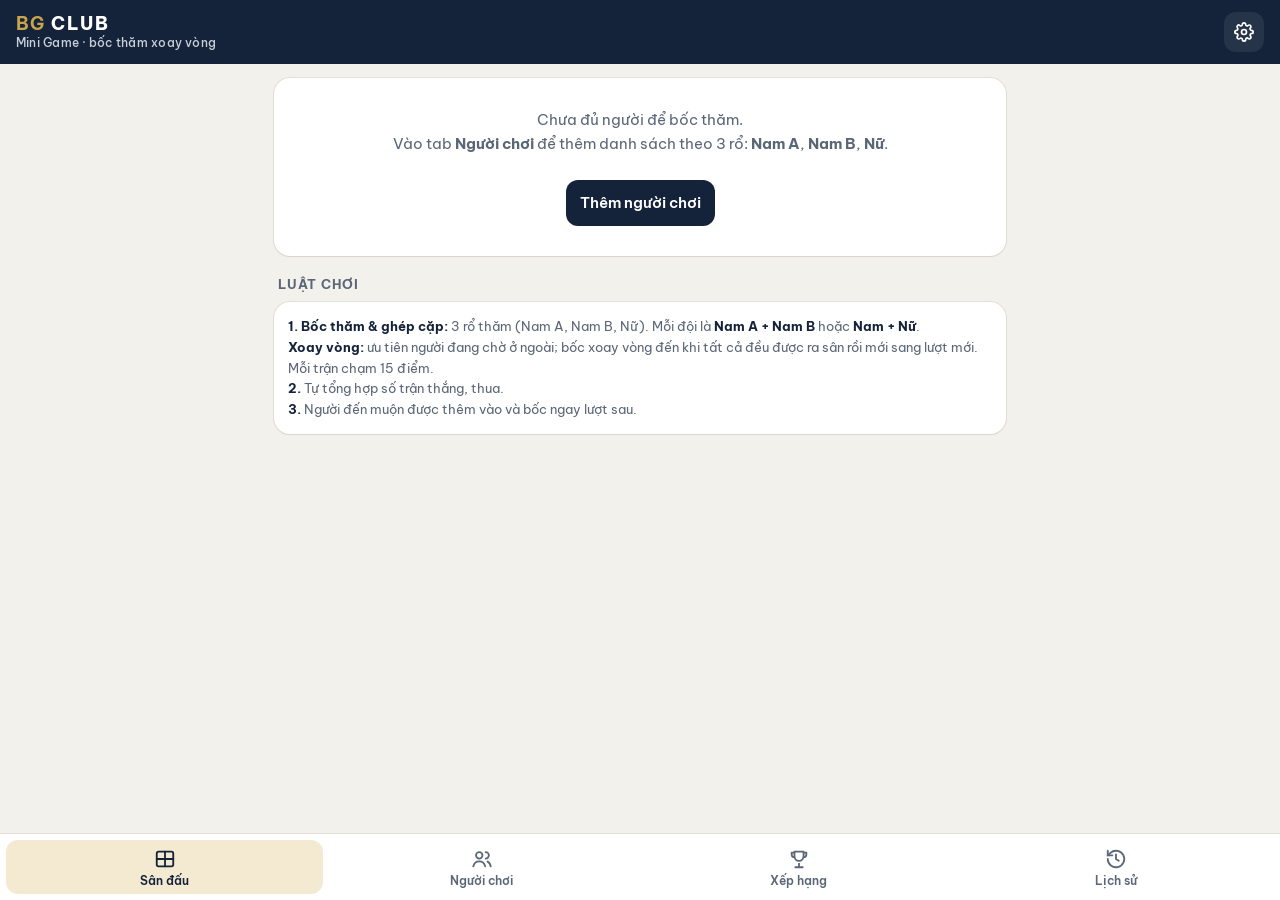
<file: public/assets/aistudio/BG_CLUB___Mini_Game_bo__c_tha_m_6ddfe731.html>
<!DOCTYPE html>
<html lang="vi">
<head>
<meta charset="utf-8">
<meta name="viewport" content="width=device-width, initial-scale=1">
<title>BG CLUB · Mini Game bốc thăm</title>
<link rel="preconnect" href="https://fonts.googleapis.com">
<link href="https://fonts.googleapis.com/css2?family=Be+Vietnam+Pro:wght@400;500;600;700;800&display=swap" rel="stylesheet">
<style>
:root{
  --bg:#f3f1ec; --card:#ffffff; --ink:#14233a; --ink2:#5b6676; --line:#e3e0d8;
  --navy:#14233a; --gold:#c9a44c; --gold2:#f4ead2;
  --gA:#1f3a5f; --gB:#3f7ab8; --gN:#c0567a;
  --ok:#2f8f5b; --bad:#c2453b;
  --r:16px;
}
*{box-sizing:border-box;-webkit-tap-highlight-color:transparent}
html,body{margin:0;background:var(--bg);color:var(--ink);font-family:"Be Vietnam Pro",system-ui,-apple-system,"Segoe UI",sans-serif;font-size:15px}
button,input,select,textarea{font:inherit;color:inherit}
button{cursor:pointer;border:0;background:none}
header{position:sticky;top:0;z-index:20;background:var(--navy);color:#fff;padding:12px 16px 12px;display:flex;align-items:center;gap:12px}
.logo{font-weight:800;letter-spacing:.08em;font-size:18px;line-height:1}
.logo small{display:block;font-weight:500;letter-spacing:.02em;font-size:12px;color:#c8cfda;margin-top:4px}
.logo b{color:var(--gold)}
.round{margin-left:auto;text-align:right;font-size:12px;color:#c8cfda;line-height:1.3}
.round strong{display:block;color:#fff;font-size:14px}
.gear{width:40px;height:40px;border-radius:12px;background:rgba(255,255,255,.08);display:grid;place-items:center;color:#fff}
main{padding:14px 14px 96px;max-width:760px;margin:0 auto}
nav{position:fixed;left:0;right:0;bottom:0;z-index:20;background:#fff;border-top:1px solid var(--line);display:flex;padding:6px 6px calc(6px + env(safe-area-inset-bottom))}
nav button{flex:1;padding:8px 2px 6px;border-radius:12px;font-size:12px;font-weight:600;color:var(--ink2);display:flex;flex-direction:column;align-items:center;gap:3px}
nav button svg{width:22px;height:22px}
nav button.on{color:var(--navy);background:var(--gold2)}
h2{font-size:13px;letter-spacing:.06em;text-transform:uppercase;color:var(--ink2);margin:20px 4px 10px;font-weight:700;display:flex;align-items:center;gap:8px}
h2 .cnt{background:var(--line);color:var(--ink);border-radius:20px;padding:1px 8px;font-size:12px;letter-spacing:0}
.card{background:var(--card);border-radius:var(--r);box-shadow:0 1px 2px rgba(20,35,58,.06),0 0 0 1px var(--line);padding:14px}
.btn{display:inline-flex;align-items:center;justify-content:center;gap:6px;padding:11px 14px;border-radius:12px;font-weight:600;background:#eeece6;color:var(--ink);min-height:44px}
.btn.primary{background:var(--navy);color:#fff}
.btn.gold{background:var(--gold);color:var(--navy)}
.btn.ghost{background:transparent;box-shadow:inset 0 0 0 1px var(--line)}
.btn.danger{background:#fbeceb;color:var(--bad)}
.btn.block{width:100%}
.btn:disabled{opacity:.45}
.row{display:flex;gap:8px}
.row>*{flex:1}
.b{display:inline-grid;place-items:center;min-width:26px;height:20px;padding:0 6px;border-radius:6px;font-size:11px;font-weight:700;color:#fff;letter-spacing:.02em;vertical-align:1px}
.bA{background:var(--gA)}.bB{background:var(--gB)}.bN{background:var(--gN)}
.court{margin-bottom:12px;position:relative;overflow:hidden}
.court-h{display:flex;align-items:center;justify-content:space-between;margin-bottom:10px}
.court-h .nm{font-weight:800;letter-spacing:.06em}
.tag{font-size:12px;font-weight:600;padding:3px 9px;border-radius:20px;background:#eeece6;color:var(--ink2)}
.tag.live{background:#e5f3ea;color:var(--ok)}
.empty{color:var(--ink2);font-size:14px;text-align:center;padding:14px 0 12px}
.vs{display:grid;grid-template-columns:1fr auto 1fr;align-items:stretch;gap:8px;margin-bottom:12px}
.team{background:#f7f6f2;border-radius:12px;padding:10px;display:flex;flex-direction:column;gap:8px;min-width:0}
.team .tt{font-size:11px;color:var(--ink2);font-weight:600;text-transform:uppercase;letter-spacing:.04em}
.pl{display:flex;align-items:center;gap:6px;min-width:0}
.pl .pn{font-weight:700;white-space:nowrap;overflow:hidden;text-overflow:ellipsis}
.vsx{align-self:center;font-weight:800;color:var(--gold);font-size:14px}
.rolling .team{animation:pulse .25s infinite alternate}
.rolling .pn{color:var(--ink2)}
@keyframes pulse{from{transform:scale(1)}to{transform:scale(1.02);background:var(--gold2)}}
.score{display:grid;grid-template-columns:1fr auto 1fr;gap:8px;align-items:center;margin-bottom:8px}
.score input{width:100%;text-align:center;font-size:26px;font-weight:800;padding:8px;border-radius:12px;border:1px solid var(--line);background:#fff;min-height:54px}
.score input:focus{outline:2px solid var(--gold);border-color:transparent}
.score span{font-weight:800;color:var(--ink2)}
.court .row+.row{margin-top:8px}
.queue{display:flex;flex-wrap:wrap;gap:6px}
.chip{display:inline-flex;align-items:center;gap:6px;padding:6px 10px 6px 6px;border-radius:20px;background:#fff;box-shadow:0 0 0 1px var(--line);font-size:14px;font-weight:600}
.chip.new{box-shadow:0 0 0 2px var(--gold)}
.chip i{font-style:normal;font-size:11px;color:var(--ink2);font-weight:500}
.hint{font-size:13px;color:var(--ink2);margin:8px 4px 0;line-height:1.5}
.warn{background:#fff6e0;color:#7a5a12;border-radius:12px;padding:10px 12px;font-size:13px;margin-top:10px;line-height:1.45}
.seg{display:flex;background:#eeece6;border-radius:12px;padding:3px;gap:3px}
.seg button{flex:1;padding:9px 4px;border-radius:9px;font-weight:600;font-size:14px;color:var(--ink2)}
.seg button.on{background:#fff;color:var(--ink);box-shadow:0 1px 2px rgba(0,0,0,.08)}
.seg button.on[data-g=A]{background:var(--gA);color:#fff}
.seg button.on[data-g=B]{background:var(--gB);color:#fff}
.seg button.on[data-g=N]{background:var(--gN);color:#fff}
.field{width:100%;padding:12px;border-radius:12px;border:1px solid var(--line);background:#fff;min-height:46px}
.field:focus{outline:2px solid var(--gold);border-color:transparent}
textarea.field{min-height:110px;resize:vertical}
.stack>*+*{margin-top:10px}
.plist .pr{display:flex;align-items:center;gap:10px;padding:10px 2px;border-top:1px solid var(--line)}
.plist .pr:first-child{border-top:0}
.pr .who{flex:1;min-width:0}
.pr .who b{display:block;white-space:nowrap;overflow:hidden;text-overflow:ellipsis}
.pr .who small{color:var(--ink2);font-size:12px}
.pr.off .who b{color:var(--ink2);text-decoration:line-through}
.mini{font-size:13px;padding:6px 8px;border-radius:9px;border:1px solid var(--line);background:#fff}
.sw{width:46px;height:28px;border-radius:20px;background:#d8d5cc;position:relative;flex:none;transition:.2s}
.sw::after{content:"";position:absolute;top:3px;left:3px;width:22px;height:22px;border-radius:50%;background:#fff;box-shadow:0 1px 2px rgba(0,0,0,.2);transition:.2s}
.sw.on{background:var(--ok)}.sw.on::after{left:21px}
.x{width:34px;height:34px;border-radius:10px;color:var(--ink2);display:grid;place-items:center;flex:none}
.x:active{background:#fbeceb;color:var(--bad)}
table{width:100%;border-collapse:collapse}
th{font-size:11px;text-transform:uppercase;letter-spacing:.05em;color:#fff;background:var(--navy);padding:9px 6px;font-weight:600}
th:first-child{border-radius:10px 0 0 10px}th:last-child{border-radius:0 10px 10px 0}
td{padding:10px 6px;border-bottom:1px solid var(--line);font-variant-numeric:tabular-nums}
tbody tr:nth-child(even) td{background:#faf9f6}
td.n,th.n{text-align:right}td.c,th.c{text-align:center}
td .nm{font-weight:700}
.rk{display:inline-grid;place-items:center;width:24px;height:24px;border-radius:50%;font-weight:800;font-size:12px;background:#eeece6}
.rk1{background:var(--gold);color:var(--navy)}.rk2{background:#cfd5de}.rk3{background:#e6cdb3}
.pos{color:var(--ok);font-weight:600}.neg{color:var(--bad);font-weight:600}
.hist{padding:12px 14px}
.hist+.hist{margin-top:8px}
.hist .meta{font-size:12px;color:var(--ink2);display:flex;justify-content:space-between;align-items:center;margin-bottom:6px}
.hist .ln{display:grid;grid-template-columns:1fr auto 1fr;gap:10px;align-items:center}
.hist .side{font-size:14px;line-height:1.35}
.hist .side.r{text-align:right}
.hist .win{font-weight:700}
.hist .sc{font-weight:800;font-size:18px;white-space:nowrap;font-variant-numeric:tabular-nums}
.hist .sc .w{color:var(--ink)}.hist .sc .l{color:#a3a9b3}
.overlay{position:fixed;inset:0;background:rgba(14,22,36,.45);z-index:50;display:flex;align-items:flex-end;justify-content:center}
.sheet{background:var(--bg);width:100%;max-width:560px;border-radius:20px 20px 0 0;padding:18px 16px calc(18px + env(safe-area-inset-bottom));max-height:88vh;overflow:auto}
.sheet h3{margin:0 0 12px;font-size:17px}
.dlg{background:#fff;border-radius:18px;padding:18px;margin:auto 16px;max-width:400px;width:100%}
.overlay.center{align-items:center}
.dlg p{margin:0 0 16px;line-height:1.5}
.setrow{display:flex;align-items:center;gap:12px;padding:12px 0;border-bottom:1px solid var(--line)}
.setrow .lb{flex:1}.setrow .lb small{display:block;color:var(--ink2);font-size:12px;margin-top:2px;line-height:1.4}
.step{display:flex;align-items:center;gap:6px}
.step button{width:38px;height:38px;border-radius:10px;background:#eeece6;font-size:20px;font-weight:700}
.step span{min-width:26px;text-align:center;font-weight:800;font-size:18px}
#toast{position:fixed;left:50%;bottom:90px;transform:translateX(-50%) translateY(20px);background:var(--navy);color:#fff;padding:11px 16px;border-radius:12px;font-size:14px;opacity:0;pointer-events:none;transition:.25s;z-index:60;max-width:90vw;text-align:center}
#toast.show{opacity:1;transform:translateX(-50%)}
.emptybig{text-align:center;color:var(--ink2);padding:30px 10px;line-height:1.6}
.rules{font-size:13px;line-height:1.6;color:var(--ink2)}
.rules b{color:var(--ink)}
.copybox{width:100%;min-height:160px;margin-top:10px;font-size:13px}
</style>
</head>
<body>
<header>
  <div class="logo"><b>BG</b> CLUB<small>Mini Game · bốc thăm xoay vòng</small></div>
  <div class="round" id="roundInfo"></div>
  <button class="gear" data-act="settings" aria-label="Cài đặt">
    <svg width="20" height="20" viewBox="0 0 24 24" fill="none" stroke="currentColor" stroke-width="2" stroke-linecap="round" stroke-linejoin="round"><circle cx="12" cy="12" r="3"/><path d="M19.4 15a1.65 1.65 0 0 0 .33 1.82l.06.06a2 2 0 1 1-2.83 2.83l-.06-.06a1.65 1.65 0 0 0-1.82-.33 1.65 1.65 0 0 0-1 1.51V21a2 2 0 1 1-4 0v-.09A1.65 1.65 0 0 0 9 19.4a1.65 1.65 0 0 0-1.82.33l-.06.06a2 2 0 1 1-2.83-2.83l.06-.06A1.65 1.65 0 0 0 4.6 15a1.65 1.65 0 0 0-1.51-1H3a2 2 0 1 1 0-4h.09A1.65 1.65 0 0 0 4.6 9a1.65 1.65 0 0 0-.33-1.82l-.06-.06a2 2 0 1 1 2.83-2.83l.06.06A1.65 1.65 0 0 0 9 4.6a1.65 1.65 0 0 0 1-1.51V3a2 2 0 1 1 4 0v.09a1.65 1.65 0 0 0 1 1.51 1.65 1.65 0 0 0 1.82-.33l.06-.06a2 2 0 1 1 2.83 2.83l-.06.06A1.65 1.65 0 0 0 19.4 9a1.65 1.65 0 0 0 1.51 1H21a2 2 0 1 1 0 4h-.09a1.65 1.65 0 0 0-1.51 1z"/></svg>
  </button>
</header>
<main id="app"></main>
<nav id="nav">
  <button data-tab="courts"><svg viewBox="0 0 24 24" fill="none" stroke="currentColor" stroke-width="2" stroke-linecap="round"><rect x="3" y="4" width="18" height="16" rx="2"/><path d="M12 4v16M3 12h18"/></svg>Sân đấu</button>
  <button data-tab="players"><svg viewBox="0 0 24 24" fill="none" stroke="currentColor" stroke-width="2" stroke-linecap="round"><circle cx="9" cy="8" r="3.5"/><path d="M2.5 20c.8-3.5 3.4-5.5 6.5-5.5s5.7 2 6.5 5.5"/><path d="M16 4.5a3.5 3.5 0 0 1 0 7M18 14.8c1.8.7 3 2.5 3.5 5.2"/></svg>Người chơi</button>
  <button data-tab="rank"><svg viewBox="0 0 24 24" fill="none" stroke="currentColor" stroke-width="2" stroke-linecap="round" stroke-linejoin="round"><path d="M8 21h8M12 17v4M7 4h10v5a5 5 0 0 1-10 0z"/><path d="M17 5h3v2a3 3 0 0 1-3 3M7 5H4v2a3 3 0 0 0 3 3"/></svg>Xếp hạng</button>
  <button data-tab="history"><svg viewBox="0 0 24 24" fill="none" stroke="currentColor" stroke-width="2" stroke-linecap="round"><path d="M3 12a9 9 0 1 0 3-6.7L3 8"/><path d="M3 3v5h5M12 7v5l3 2"/></svg>Lịch sử</button>
</nav>
<div id="toast"></div>
<div id="modal"></div>

<script>
(function(){
const KEY='bgclub-minigame-v1';
const GL={A:'Nam A',B:'Nam B',N:'Nữ'};
const GO={A:0,B:1,N:2};
function fresh(){return {players:[],courts:2,active:{},history:[],sameType:true,seq:1,tab:'courts',rankF:'all',addG:'A'};}
function load(){try{const t=localStorage.getItem(KEY);if(!t)return null;const o=JSON.parse(t);return Object.assign(fresh(),o);}catch(e){return null}}
let S=load()||fresh();
function save(){try{localStorage.setItem(KEY,JSON.stringify(S))}catch(e){}}
const uid=()=>S.seq++;
const $=s=>document.querySelector(s);
const esc=s=>String(s).replace(/[&<>"']/g,c=>({'&':'&amp;','<':'&lt;','>':'&gt;','"':'&quot;',"'":'&#39;'}[c]));
const P=id=>S.players.find(p=>p.id===id);
const nameOf=id=>{const p=P(id);return p?p.name:'(đã xóa)'};
const badge=g=>`<span class="b b${g}">${g==='N'?'Nữ':g}</span>`;
const pk=(a,b)=>a<b?a+'-'+b:b+'-'+a;
let rolling=new Set();

/* ---------- core logic ---------- */
function busySet(){const s=new Set();Object.values(S.active).forEach(m=>[...m.t1,...m.t2].forEach(i=>s.add(i)));return s;}
function present(){return S.players.filter(p=>p.on&&!p.del);}
function idle(){const b=busySet();return present().filter(p=>!b.has(p.id));}
function minTurns(excludeId){const on=present().filter(p=>p.id!==excludeId);return on.length?Math.min(...on.map(p=>p.turns)):0;}
function validTeam(t){const a=t[0].g,b=t[1].g;if(a==='N'&&b==='N')return false;if(a!=='N'&&b!=='N')return a!==b;return true;}
const hasN=t=>t[0].g==='N'||t[1].g==='N';
function pairStats(){const part={},opp={};const add=(o,a,b)=>{const k=pk(a,b);o[k]=(o[k]||0)+1};
  [...S.history,...Object.values(S.active)].forEach(m=>{add(part,m.t1[0],m.t1[1]);add(part,m.t2[0],m.t2[1]);m.t1.forEach(a=>m.t2.forEach(b=>add(opp,a,b)));});
  return {part,opp};}
const SPL=[[[0,1],[2,3]],[[0,2],[1,3]],[[0,3],[1,2]]];
function findMatch(){
  let c=idle().map(p=>({p,r:Math.random()}));
  c.sort((x,y)=>x.p.turns-y.p.turns||x.p.last-y.p.last||x.r-y.r);
  c=c.slice(0,32).map(x=>x.p);
  const n=c.length;
  if(n<4)return {err:`Cần ít nhất 4 người đang chờ (hiện có ${n}).`};
  let best=null;
  for(let i=0;i<n;i++)for(let j=i+1;j<n;j++)for(let k=j+1;k<n;k++)for(let l=k+1;l<n;l++){
    const f=[c[i],c[j],c[k],c[l]];const valid=[];
    for(const s of SPL){const a=[f[s[0][0]],f[s[0][1]]],b=[f[s[1][0]],f[s[1][1]]];if(validTeam(a)&&validTeam(b))valid.push([a,b]);}
    if(!valid.length)continue;
    const same=valid.filter(([a,b])=>hasN(a)===hasN(b));
    const cross=(S.sameType&&!same.length)?1:0;
    const sumT=f[0].turns+f[1].turns+f[2].turns+f[3].turns;
    const rc=2**i+2**j+2**k+2**l;
    if(!best||sumT<best.sumT||(sumT===best.sumT&&(cross<best.cross||(cross===best.cross&&rc<best.rc))))
      best={sumT,cross,rc,splits:(S.sameType&&same.length)?same:valid};
  }
  if(!best){const cnt={A:0,B:0,N:0};c.forEach(p=>cnt[p.g]++);
    return {err:`Người đang chờ không ghép được trận hợp lệ (chờ: ${cnt.A} Nam A, ${cnt.B} Nam B, ${cnt.N} Nữ). Mỗi đội phải là Nam A + Nam B hoặc Nam + Nữ.`};}
  const {part,opp}=pairStats();let pick=null,ps=Infinity;
  for(const [a,b] of best.splits){
    let sc=((part[pk(a[0].id,a[1].id)]||0)+(part[pk(b[0].id,b[1].id)]||0))*10;
    a.forEach(x=>b.forEach(y=>sc+=opp[pk(x.id,y.id)]||0));
    sc+=Math.random()*.5;if(sc<ps){ps=sc;pick=[a,b];}
  }
  if(Math.random()<.5)pick.reverse();
  const srt=t=>t.slice().sort((x,y)=>GO[x.g]-GO[y.g]).map(p=>p.id);
  return {t1:srt(pick[0]),t2:srt(pick[1])};
}
function startMatch(ci){
  if(S.active[ci])return false;
  const r=findMatch();
  if(r.err){toast(r.err,4200);return false;}
  S.active[ci]={id:uid(),court:ci,t1:r.t1,t2:r.t2,at:Date.now(),d1:'',d2:''};
  [...r.t1,...r.t2].forEach(id=>P(id).turns++);
  return true;
}
function doDraw(ci){if(startMatch(ci)){save();roll([ci]);}}
function drawAll(){const got=[];for(let i=0;i<S.courts;i++){if(S.active[i])continue;if(!startMatch(i))break;got.push(i);}
  if(got.length){save();roll(got);}else if(Object.keys(S.active).length>=S.courts)toast('Tất cả sân đều đang thi đấu.');}
function roll(cs){
  rolling=new Set(cs);render();
  const pool=present().map(p=>p.name);
  try{navigator.vibrate&&navigator.vibrate(30)}catch(e){}
  const iv=setInterval(()=>{cs.forEach(ci=>document.querySelectorAll(`.court[data-c="${ci}"] .pn`).forEach(el=>{el.textContent=pool[Math.floor(Math.random()*pool.length)]}))},70);
  setTimeout(()=>{clearInterval(iv);rolling.clear();render();try{navigator.vibrate&&navigator.vibrate([20,40,20])}catch(e){}},1100);
}
function finish(ci){
  const m=S.active[ci];if(!m)return;
  const s1=parseInt(m.d1,10),s2=parseInt(m.d2,10);
  if(isNaN(s1)||isNaN(s2)){toast('Nhập tỉ số của cả hai đội.');return;}
  if(s1===s2){toast('Tỉ số không được hòa.');return;}
  const go=()=>{const end=Date.now();
    S.history.push({id:m.id,court:ci,t1:m.t1,t2:m.t2,s1,s2,at:m.at,end});
    [...m.t1,...m.t2].forEach(id=>{const p=P(id);if(p)p.last=end;});
    delete S.active[ci];save();render();
    const w=s1>s2?m.t1:m.t2;toast(`Sân ${ci+1}: ${w.map(nameOf).join(' & ')} thắng ${Math.max(s1,s2)}–${Math.min(s1,s2)}`);};
  if(Math.max(s1,s2)<15)ask(`Chưa đội nào chạm 15 điểm (${s1}–${s2}). Vẫn lưu kết quả?`,'Lưu kết quả',go);else go();
}
function cancelMatch(ci){
  ask(`Hủy trận ở Sân ${ci+1}? Lượt ra sân của 4 người sẽ được hoàn lại để bốc lượt sau.`,'Hủy trận',()=>{
    const m=S.active[ci];if(!m)return;[...m.t1,...m.t2].forEach(id=>{const p=P(id);if(p&&p.turns>0)p.turns--;});
    delete S.active[ci];save();render();},true);
}
function addPlayers(names,g){
  let added=0,dup=[];const base=minTurns();
  names.map(s=>s.trim()).filter(Boolean).forEach(nm=>{
    const ex=S.players.find(p=>!p.del&&p.name.toLowerCase()===nm.toLowerCase());
    if(ex){dup.push(nm);return;}
    S.players.push({id:uid(),name:nm,g,on:true,turns:base,last:0,del:false,isNew:Object.keys(S.active).length>0||S.history.length>0});added++;
  });
  save();render();
  let msg=added?`Đã thêm ${added} người vào rổ ${GL[g]}${(S.history.length||Object.keys(S.active).length)?' — sẽ được ưu tiên ở lượt bốc tiếp theo':''}.`:'';
  if(dup.length)msg+=(msg?' ':'')+`Trùng tên: ${dup.join(', ')}.`;
  if(msg)toast(msg,3500);
}
function stats(){const st={};S.players.forEach(p=>st[p.id]={w:0,l:0,pf:0,pa:0});
  S.history.forEach(h=>{const w1=h.s1>h.s2;
    h.t1.forEach(id=>{const s=st[id];if(!s)return;s.pf+=h.s1;s.pa+=h.s2;w1?s.w++:s.l++;});
    h.t2.forEach(id=>{const s=st[id];if(!s)return;s.pf+=h.s2;s.pa+=h.s1;w1?s.l++:s.w++;});});
  return st;}

/* ---------- UI helpers ---------- */
let tt;function toast(msg,ms){const t=$('#toast');t.textContent=msg;t.classList.add('show');clearTimeout(tt);tt=setTimeout(()=>t.classList.remove('show'),ms||2400);}
function ask(msg,ok,cb,danger){
  $('#modal').innerHTML=`<div class="overlay center" data-close="1"><div class="dlg"><p>${esc(msg)}</p><div class="row"><button class="btn ghost" data-close="1">Thôi</button><button class="btn ${danger?'danger':'primary'}" id="okBtn">${esc(ok)}</button></div></div></div>`;
  $('#okBtn').onclick=()=>{closeModal();cb();};
}
function closeModal(){$('#modal').innerHTML='';}
const fmtTime=t=>{const d=new Date(t);return String(d.getHours()).padStart(2,'0')+':'+String(d.getMinutes()).padStart(2,'0');};
const elapsed=at=>{const m=Math.floor((Date.now()-at)/60000);return m<1?'vừa bắt đầu':m+' phút';};
const teamType=ids=>ids.some(id=>(P(id)||{}).g==='N')?'Nam + Nữ':'A + B';
function plLine(id){const p=P(id)||{g:'A',name:'(đã xóa)'};return `<div class="pl">${badge(p.g)}<span class="pn">${esc(p.name)}</span></div>`;}

function roundInfo(){
  const pr=present();if(!pr.length){$('#roundInfo').innerHTML='';return;}
  const mn=Math.min(...pr.map(p=>p.turns));const done=pr.filter(p=>p.turns>mn).length;
  $('#roundInfo').innerHTML=`<strong>Lượt ${mn+1}</strong>${done}/${pr.length} đã ra sân`;
}

/* ---------- views ---------- */
function vCourts(){
  const pr=present();
  if(pr.length<4&&!Object.keys(S.active).length){
    return `<div class="card emptybig">Chưa đủ người để bốc thăm.<br>Vào tab <b>Người chơi</b> để thêm danh sách theo 3 rổ: <b>Nam A</b>, <b>Nam B</b>, <b>Nữ</b>.<br><br><button class="btn primary" data-tab="players">Thêm người chơi</button></div>${vRules()}`;
  }
  let h='';const freeN=[...Array(S.courts).keys()].filter(i=>!S.active[i]).length;
  if(freeN>1)h+=`<button class="btn gold block" data-act="drawAll" style="margin-bottom:12px">🎲 Bốc thăm ${freeN} sân trống</button>`;
  for(let i=0;i<S.courts;i++){
    const m=S.active[i];
    if(!m){h+=`<div class="card court" data-c="${i}"><div class="court-h"><span class="nm">SÂN ${i+1}</span><span class="tag">Trống</span></div><div class="empty">Sân đang trống</div><button class="btn primary block" data-act="draw" data-c="${i}">🎲 Bốc thăm Sân ${i+1}</button></div>`;continue;}
    const rl=rolling.has(i);
    h+=`<div class="card court ${rl?'rolling':''}" data-c="${i}">
      <div class="court-h"><span class="nm">SÂN ${i+1}</span><span class="tag live">${rl?'Đang bốc thăm…':'Đang đấu · <span data-el="'+m.at+'">'+elapsed(m.at)+'</span>'}</span></div>
      <div class="vs"><div class="team"><span class="tt">Đội 1 · ${teamType(m.t1)}</span>${m.t1.map(plLine).join('')}</div><div class="vsx">VS</div><div class="team"><span class="tt">Đội 2 · ${teamType(m.t2)}</span>${m.t2.map(plLine).join('')}</div></div>
      ${rl?'':`<div class="score"><input inputmode="numeric" pattern="[0-9]*" maxlength="2" placeholder="0" data-sc="1" data-c="${i}" value="${esc(m.d1)}" aria-label="Điểm đội 1"><span>–</span><input inputmode="numeric" pattern="[0-9]*" maxlength="2" placeholder="0" data-sc="2" data-c="${i}" value="${esc(m.d2)}" aria-label="Điểm đội 2"></div>
      <div class="row"><button class="btn ghost" data-act="quick" data-c="${i}" data-t="1">Đội 1 chạm 15</button><button class="btn ghost" data-act="quick" data-c="${i}" data-t="2">Đội 2 chạm 15</button></div>
      <div class="row"><button class="btn danger" data-act="cancel" data-c="${i}" style="flex:.6">Hủy</button><button class="btn primary" data-act="finish" data-c="${i}">✓ Lưu kết quả</button></div>`}
    </div>`;
  }
  // queue
  const q=idle().slice().sort((a,b)=>a.turns-b.turns||a.last-b.last);
  const mn=pr.length?Math.min(...pr.map(p=>p.turns)):0;
  h+=`<h2>Hàng chờ <span class="cnt">${q.length}</span></h2>`;
  if(!q.length)h+=`<div class="hint">Tất cả người có mặt đang trên sân.</div>`;
  else{
    h+=`<div class="queue">${q.map(p=>`<span class="chip ${p.turns===mn?'new':''}">${badge(p.g)}${esc(p.name)} <i>${p.turns===mn?'chưa ra sân':'đã ra sân'}</i></span>`).join('')}</div>`;
    h+=`<div class="hint">Viền vàng = chưa ra sân ở lượt này, được ưu tiên bốc trước. Khi tất cả đã ra sân, app tự sang lượt mới.</div>`;
    const cnt={A:0,B:0,N:0};pr.forEach(p=>cnt[p.g]++);
    if(cnt.N===1&&S.sameType)h+=`<div class="warn">Chỉ có 1 Nữ: cô ấy sẽ được ghép (Nam + Nữ) gặp đội (Nam A + Nam B) khi tới lượt ưu tiên.</div>`;
  }
  return h;
}
function vRules(){return `<h2>Luật chơi</h2><div class="card rules">
  <b>1. Bốc thăm & ghép cặp:</b> 3 rổ thăm (Nam A, Nam B, Nữ). Mỗi đội là <b>Nam A + Nam B</b> hoặc <b>Nam + Nữ</b>.<br>
  <b>Xoay vòng:</b> ưu tiên người đang chờ ở ngoài; bốc xoay vòng đến khi tất cả đều được ra sân rồi mới sang lượt mới. Mỗi trận chạm 15 điểm.<br>
  <b>2.</b> Tự tổng hợp số trận thắng, thua.<br>
  <b>3.</b> Người đến muộn được thêm vào và bốc ngay lượt sau.</div>`;}
function vPlayers(){
  let h=`<div class="card stack">
    <div class="seg" id="gSeg">${['A','B','N'].map(g=>`<button data-g="${g}" class="${S.addG===g?'on':''}" data-act="addG">Rổ ${GL[g]}</button>`).join('')}</div>
    <textarea class="field" id="names" placeholder="Nhập tên — mỗi dòng một người&#10;VD:&#10;Huy&#10;Tuấn&#10;Minh"></textarea>
    <button class="btn primary block" data-act="add">+ Thêm vào rổ ${GL[S.addG]}</button>
  </div>`;
  const st=stats();
  ['A','B','N'].forEach(g=>{
    const list=S.players.filter(p=>!p.del&&p.g===g);
    const on=list.filter(p=>p.on).length;
    h+=`<h2>${badge(g)} Rổ ${GL[g]} <span class="cnt">${on}/${list.length} có mặt</span></h2>`;
    if(!list.length){h+=`<div class="hint">Chưa có ai.</div>`;return;}
    const busy=busySet();
    h+=`<div class="card plist">${list.map(p=>{const s=st[p.id];const gp=s.w+s.l;return `<div class="pr ${p.on?'':'off'}">
      <div class="who"><b>${esc(p.name)}</b><small>${busy.has(p.id)?'🏓 Đang trên sân · ':''}${gp} trận · ${s.w}T ${s.l}B</small></div>
      <select class="mini" data-act="grp" data-id="${p.id}" aria-label="Đổi rổ">${['A','B','N'].map(x=>`<option value="${x}" ${x===p.g?'selected':''}>${GL[x]}</option>`).join('')}</select>
      <button class="sw ${p.on?'on':''}" data-act="toggle" data-id="${p.id}" aria-label="Có mặt / nghỉ"></button>
      <button class="x" data-act="del" data-id="${p.id}" aria-label="Xóa">✕</button></div>`}).join('')}</div>`;
  });
  h+=`<div class="hint">Gạt công tắc sang xám khi ai đó tạm nghỉ/về sớm — họ sẽ không bị bốc. Bật lại thì vào hàng chờ như bình thường.</div>`;
  return h;
}
function vRank(){
  const st=stats();
  let list=S.players.filter(p=>!p.del&&(S.rankF==='all'||p.g===S.rankF));
  list=list.map(p=>({p,s:st[p.id],gp:st[p.id].w+st[p.id].l,d:st[p.id].pf-st[p.id].pa}))
    .sort((a,b)=>b.s.w-a.s.w||(b.gp?b.s.w/b.gp:0)-(a.gp?a.s.w/a.gp:0)||b.d-a.d||a.gp-b.gp||a.p.name.localeCompare(b.p.name,'vi'));
  let h=`<div class="seg" style="margin-bottom:12px">${[['all','Tất cả'],['A','Nam A'],['B','Nam B'],['N','Nữ']].map(([k,l])=>`<button class="${S.rankF===k?'on':''}" data-act="rankF" data-k="${k}">${l}</button>`).join('')}</div>`;
  if(!S.history.length)return h+`<div class="card emptybig">Chưa có trận nào kết thúc.</div>`;
  h+=`<div class="card" style="padding:8px"><table><thead><tr><th class="c">#</th><th style="text-align:left">Người chơi</th><th class="n">Trận</th><th class="n">Thắng</th><th class="n">Thua</th><th class="n">+/−</th></tr></thead><tbody>
  ${list.map((x,i)=>`<tr><td class="c"><span class="rk ${i<3&&x.s.w?'rk'+(i+1):''}">${i+1}</span></td><td>${badge(x.p.g)} <span class="nm">${esc(x.p.name)}</span></td><td class="n">${x.gp}</td><td class="n"><b>${x.s.w}</b></td><td class="n">${x.s.l}</td><td class="n ${x.d>0?'pos':x.d<0?'neg':''}">${x.d>0?'+':''}${x.d}</td></tr>`).join('')}
  </tbody></table></div>
  <div class="hint">Xếp theo số trận thắng → tỉ lệ thắng → hiệu số điểm.</div>
  <button class="btn ghost block" data-act="copy" style="margin-top:12px">📋 Sao chép bảng kết quả (gửi Zalo)</button><div id="copyArea"></div>`;
  return h;
}
function vHistory(){
  if(!S.history.length)return `<div class="card emptybig">Chưa có trận nào kết thúc.</div>`;
  const nm=ids=>ids.map(id=>esc(nameOf(id))).join(' & ');
  return `<h2>${S.history.length} trận đã đấu</h2>`+S.history.map((h,i)=>({h,i})).reverse().map(({h,i})=>{const w1=h.s1>h.s2;return `<div class="card hist">
    <div class="meta"><span>Trận ${i+1} · Sân ${h.court+1} · ${fmtTime(h.at)}–${fmtTime(h.end)}</span><button class="x" data-act="delH" data-id="${h.id}" aria-label="Xóa trận">✕</button></div>
    <div class="ln"><div class="side ${w1?'win':''}">${nm(h.t1)}</div><div class="sc"><span class="${w1?'w':'l'}">${h.s1}</span> – <span class="${w1?'l':'w'}">${h.s2}</span></div><div class="side r ${w1?'':'win'}">${nm(h.t2)}</div></div></div>`}).join('');
}
function openSettings(){
  $('#modal').innerHTML=`<div class="overlay" data-close="1"><div class="sheet">
    <h3>Cài đặt</h3>
    <div class="setrow"><div class="lb">Số sân<small>Số trận diễn ra cùng lúc</small></div><div class="step"><button data-act="cDec">−</button><span>${S.courts}</span><button data-act="cInc">+</button></div></div>
    <div class="setrow"><div class="lb">Ưu tiên đối đầu cùng loại<small>Nam A+Nam B gặp Nam A+Nam B, Nam+Nữ gặp Nam+Nữ. Chỉ ghép chéo khi cần để người chưa ra sân được vào.</small></div><button class="sw ${S.sameType?'on':''}" data-act="same"></button></div>
    <div class="stack" style="margin-top:16px">
      <button class="btn ghost block" data-act="newSession">↻ Ván mới — giữ danh sách, xóa kết quả</button>
      <button class="btn danger block" data-act="wipe">Xóa toàn bộ dữ liệu</button>
      <button class="btn primary block" data-close="1">Xong</button>
    </div>
    ${vRules()}
    <div class="hint">Dữ liệu được lưu trên trình duyệt của máy này.</div>
  </div></div>`;
}

function render(){
  const tabs={courts:vCourts,players:vPlayers,rank:vRank,history:vHistory};
  const keep=$('#names')?$('#names').value:'';
  $('#app').innerHTML=(tabs[S.tab]||vCourts)();
  if($('#names'))$('#names').value=keep;
  document.querySelectorAll('#nav button').forEach(b=>b.classList.toggle('on',b.dataset.tab===S.tab));
  roundInfo();
}

/* ---------- events ---------- */
document.addEventListener('click',e=>{
  const cl=e.target.closest('[data-close]');
  if(cl&&(e.target===cl||cl.tagName==='BUTTON')){closeModal();render();return;}
  const tb=e.target.closest('[data-tab]');
  if(tb){S.tab=tb.dataset.tab;save();render();window.scrollTo(0,0);return;}
  const el=e.target.closest('[data-act]');if(!el)return;
  const a=el.dataset.act,ci=+el.dataset.c,id=+el.dataset.id;
  switch(a){
    case 'settings':openSettings();break;
    case 'draw':doDraw(ci);break;
    case 'drawAll':drawAll();break;
    case 'quick':{const m=S.active[ci];if(!m)break;const t=el.dataset.t;m['d'+t]='15';if(m['d'+(t==='1'?2:1)]==='15')m['d'+(t==='1'?2:1)]='';save();render();
      const o=document.querySelector(`input[data-c="${ci}"][data-sc="${t==='1'?2:1}"]`);if(o){o.focus();o.select();}break;}
    case 'finish':finish(ci);break;
    case 'cancel':cancelMatch(ci);break;
    case 'addG':S.addG=el.dataset.g;save();render();break;
    case 'add':{const v=$('#names').value;const names=v.split(/\n|,|;/);if(!names.some(s=>s.trim())){toast('Nhập ít nhất một tên.');break;}$('#names').value='';addPlayers(names,S.addG);break;}
    case 'toggle':{const p=P(id);if(!p)break;if(p.on&&busySet().has(id)){toast('Người này đang trên sân, chưa thể cho nghỉ.');break;}
      if(!p.on){p.turns=Math.max(p.turns,minTurns(id));}p.on=!p.on;save();render();break;}
    case 'del':{const p=P(id);if(!p)break;if(busySet().has(id)){toast('Người này đang trên sân, chưa thể xóa.');break;}
      ask(`Xóa ${p.name} khỏi danh sách?${S.history.some(h=>[...h.t1,...h.t2].includes(id))?' Các trận đã đấu vẫn giữ trong lịch sử.':''}`,'Xóa',()=>{
        if(S.history.some(h=>[...h.t1,...h.t2].includes(id))){p.del=true;p.on=false;}else S.players=S.players.filter(x=>x.id!==id);save();render();},true);break;}
    case 'rankF':S.rankF=el.dataset.k;save();render();break;
    case 'delH':ask('Xóa kết quả trận này? Bảng xếp hạng sẽ tính lại.','Xóa',()=>{S.history=S.history.filter(h=>h.id!==id);save();render();},true);break;
    case 'copy':copyResults();break;
    case 'cDec':{if(S.courts<=1)break;if(S.active[S.courts-1]){toast(`Sân ${S.courts} đang có trận, chưa bớt được.`);break;}S.courts--;save();openSettings();break;}
    case 'cInc':{if(S.courts>=8)break;S.courts++;save();openSettings();break;}
    case 'same':S.sameType=!S.sameType;save();openSettings();break;
    case 'newSession':ask('Bắt đầu ván mới? Giữ danh sách người chơi, xóa toàn bộ trận đấu và kết quả.','Ván mới',()=>{
      S.history=[];S.active={};S.players=S.players.filter(p=>!p.del);S.players.forEach(p=>{p.turns=0;p.last=0;p.isNew=false;});save();S.tab='courts';render();toast('Đã bắt đầu ván mới.');},true);break;
    case 'wipe':ask('Xóa toàn bộ người chơi và kết quả? Không thể hoàn tác.','Xóa hết',()=>{S=fresh();save();render();},true);break;
  }
});
document.addEventListener('input',e=>{
  const t=e.target;
  if(t.dataset&&t.dataset.sc){t.value=t.value.replace(/\D/g,'').slice(0,2);const m=S.active[+t.dataset.c];if(m){m['d'+t.dataset.sc]=t.value;save();}}
});
document.addEventListener('change',e=>{
  const t=e.target;
  if(t.dataset&&t.dataset.act==='grp'){const p=P(+t.dataset.id);if(!p)return;
    if(busySet().has(p.id)){toast('Người này đang trên sân, đổi rổ sau khi xong trận.');render();return;}
    p.g=t.value;save();render();toast(`${p.name} → rổ ${GL[p.g]}`);}
});
function resultsText(){
  const st=stats();const d=new Date();
  const list=S.players.filter(p=>!p.del).map(p=>({p,s:st[p.id],gp:st[p.id].w+st[p.id].l,d:st[p.id].pf-st[p.id].pa})).filter(x=>x.gp)
    .sort((a,b)=>b.s.w-a.s.w||(b.s.w/b.gp)-(a.s.w/a.gp)||b.d-a.d);
  let t=`🏓 BG CLUB – KẾT QUẢ MINI GAME ${String(d.getDate()).padStart(2,'0')}/${String(d.getMonth()+1).padStart(2,'0')}/${d.getFullYear()}\nTổng ${S.history.length} trận\n\n`;
  list.forEach((x,i)=>{t+=`${i+1}. ${x.p.name} (${GL[x.p.g]}): ${x.s.w} thắng – ${x.s.l} thua (${x.d>0?'+':''}${x.d})\n`;});
  return t;
}
function copyResults(){
  const txt=resultsText();
  const show=()=>{$('#copyArea').innerHTML=`<div class="hint">Chưa sao chép tự động được — chạm giữ để chọn và sao chép:</div><textarea class="field copybox" readonly>${esc(txt)}</textarea>`;};
  try{navigator.clipboard.writeText(txt).then(()=>toast('Đã sao chép bảng kết quả.'),show);}catch(e){show();}
}
setInterval(()=>document.querySelectorAll('[data-el]').forEach(el=>el.textContent=elapsed(+el.dataset.el)),20000);
render();
})();
</script>
</body>
</html>
</file>
